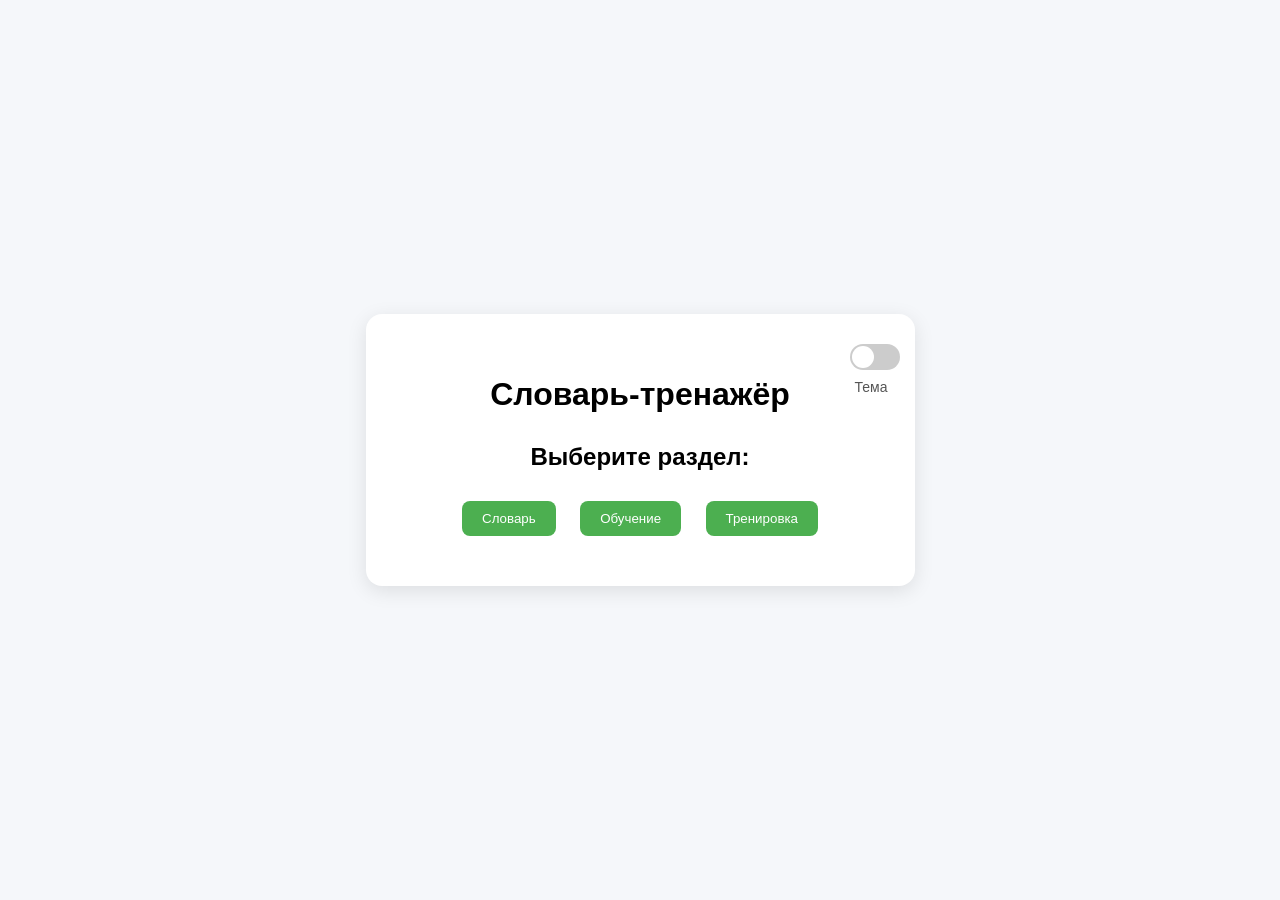
<file: index.html>
<!DOCTYPE html>
<html lang="ru">
<head>
  <meta charset="UTF-8">
  <meta name="viewport" content="width=device-width, initial-scale=1.0">
  <title>Словарь-тренажёр</title>
  <link rel="stylesheet" href="style.css">
</head>
<body>

<div class="container">
<div class="theme-control">
  <span class="theme-label">Тема</span>
  <label class="theme-switch">
    <input type="checkbox" id="themeToggle">
    <span class="slider"></span>
  </label>
</div>
<h1>Словарь-тренажёр</h1>

<h2>Выберите раздел:</h2>

<a href="dictionary.html">
  <button>Словарь</button>
</a>

<a href="learning.html">
  <button>Обучение</button>
</a>

<a href="training.html">
  <button>Тренировка</button>
</a>



</div>
<script>
document.addEventListener("DOMContentLoaded", function () {
  const toggle = document.getElementById("themeToggle");

  if (localStorage.getItem("theme") === "dark") {
    document.body.classList.add("dark");
    toggle.checked = true;
  }

  toggle.addEventListener("change", function () {
    document.body.classList.toggle("dark");

    if (toggle.checked) {
      localStorage.setItem("theme", "dark");
    } else {
      localStorage.setItem("theme", "light");
    }
  });
});
</script>
</body>
</html>
</file>
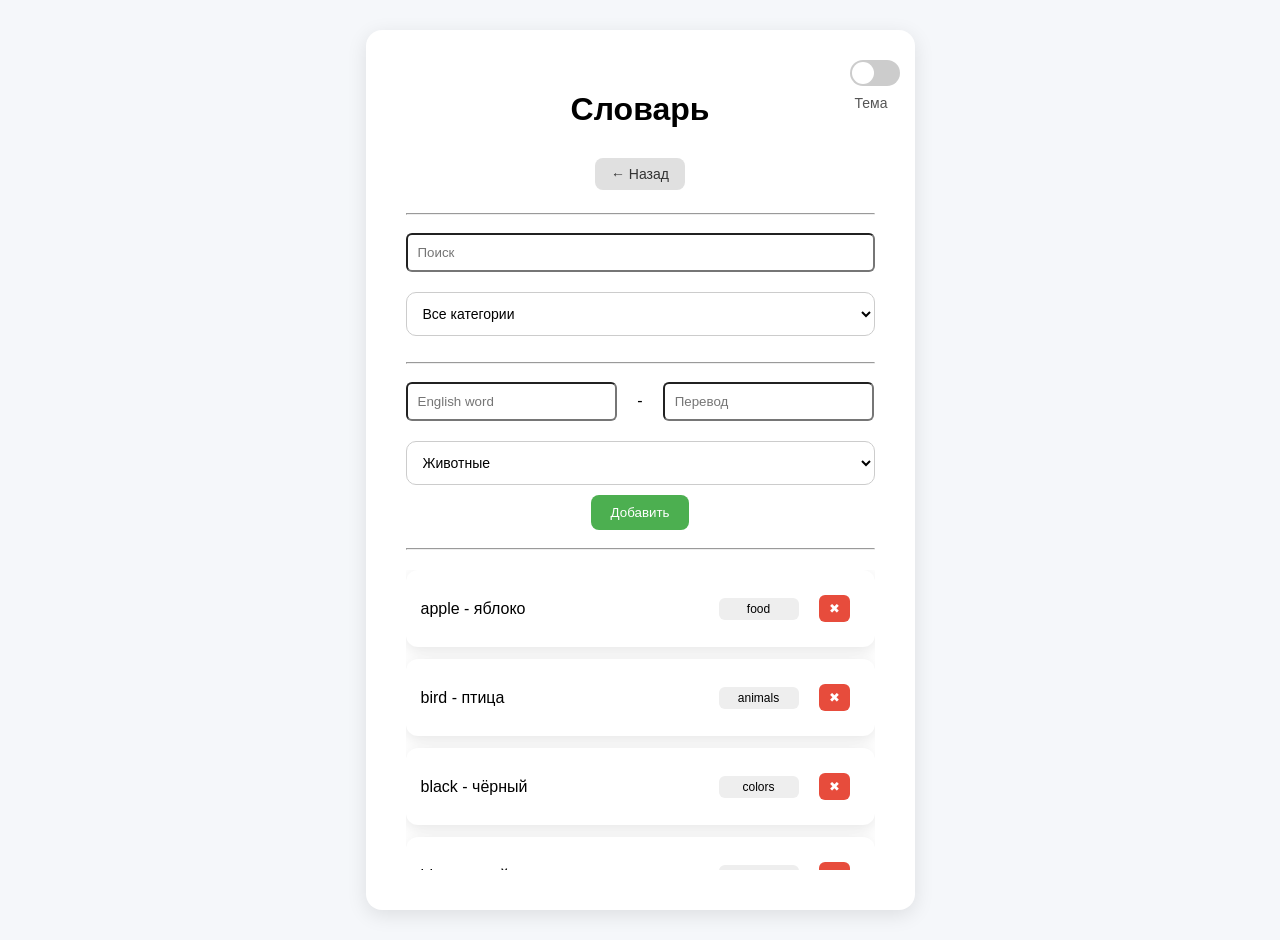
<file: dictionary.html>
<!DOCTYPE html>
<html lang="ru">
<head>
  <meta charset="UTF-8">
  <meta name="viewport" content="width=device-width, initial-scale=1.0">
  <title>Словарь</title>
  <link rel="stylesheet" href="style.css">
</head>
<body>
<div class="container">
  <div class="theme-control">
  <span class="theme-label">Тема</span>
  <label class="theme-switch">
    <input type="checkbox" id="themeToggle">
    <span class="slider"></span>
  </label>
</div>
<h1>Словарь</h1>

<a href="index.html" class="back-link">← Назад</a>

<hr>

<input id="search" placeholder="Поиск">
<select id="filterCategory">
  <option value="all">Все категории</option>
  <option value="animals">Животные</option>
  <option value="food">Еда</option>
  <option value="people">Люди</option>
  <option value="objects">Предметы</option>
  <option value="colors">Цвета</option>
</select>
<br><br>
<hr>


<div style="display: flex; justify-content: center;">
<input id="eng" placeholder="English word">
<P style="margin: 20px;">-</P>
<input id="ru" placeholder="Перевод">
</div>

<select id="category">
  <option value="animals">Животные</option>
  <option value="food">Еда</option>
  <option value="people">Люди</option>
  <option value="objects">Предметы</option>
  <option value="colors">Цвета</option>
</select>

<button onclick="add()">Добавить</button>
<hr>

<div id="wordList" class="word-list">

</div>

</div>
<script src="dictionary.js"></script>
</body>
</html>
</file>
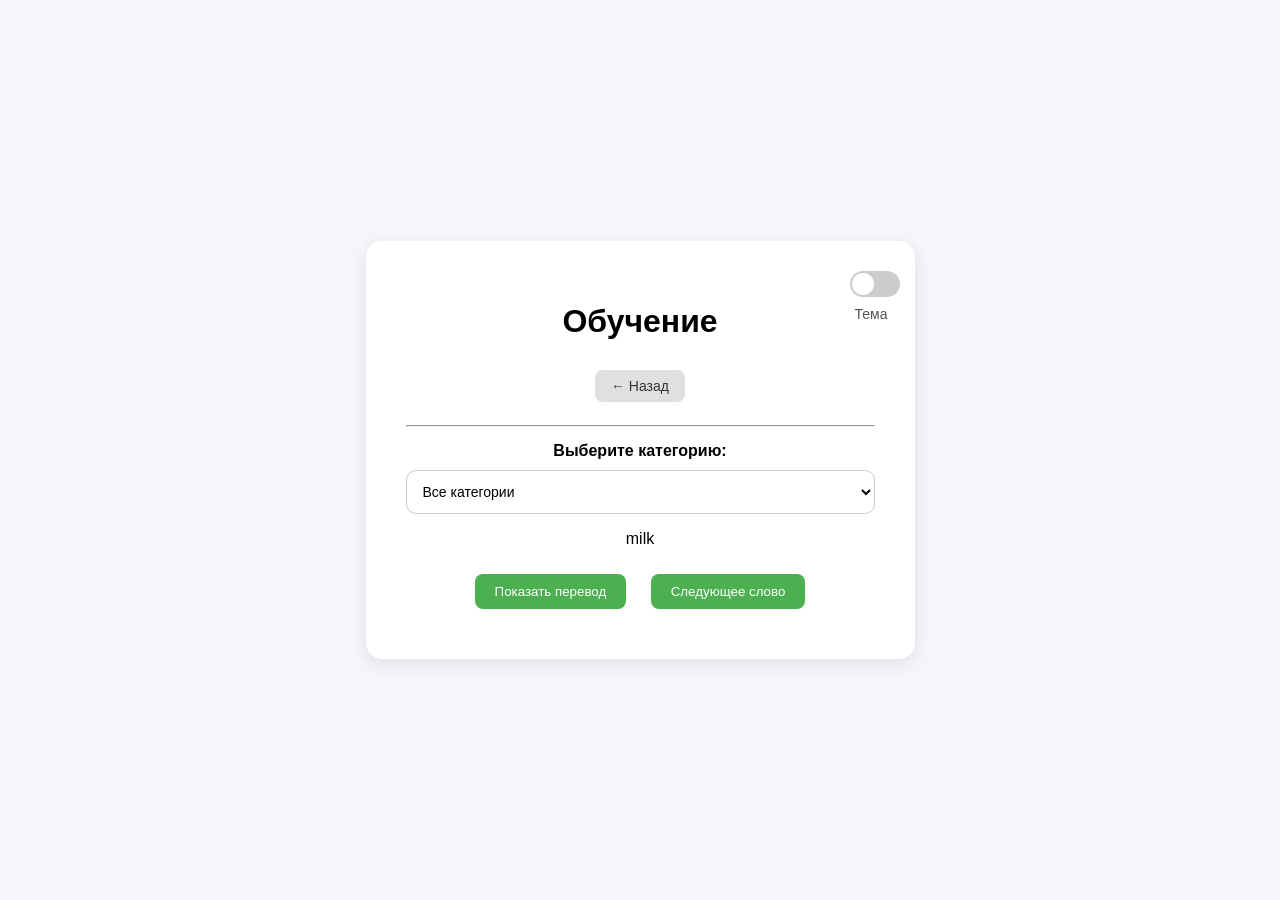
<file: learning.html>
<!DOCTYPE html>
<html lang="ru">
<head>
  <meta charset="UTF-8">
  <meta name="viewport" content="width=device-width, initial-scale=1.0">
  <title>Обучение</title>
  <link rel="stylesheet" href="style.css">
</head>
<body>

<div class="container">
<div class="theme-control">
  <span class="theme-label">Тема</span>
  <label class="theme-switch">
    <input type="checkbox" id="themeToggle">
    <span class="slider"></span>
  </label>
</div>
  <h1>Обучение</h1>

  <a href="index.html" class="back-link">← Назад</a>

  <hr>

  <label>Выберите категорию:</label>

  <select id="learnCategory">
    <option value="all">Все категории</option>
    <option value="animals">Животные</option>
    <option value="food">Еда</option>
    <option value="people">Люди</option>
    <option value="objects">Предметы</option>
    <option value="colors">Цвета</option>
  </select>

  <div class="learn-card">
    <p id="learnWord" class="word">Нажмите "Следующее слово"</p>
    <p id="learnTranslation" class="translation"></p>
  </div>

  <div class="buttons">
    <button onclick="showTranslation()">Показать перевод</button>
    <button onclick="nextLearnWord()">Следующее слово</button>
  </div>

</div>

<script src="learning.js"></script>

</body>
</html>
</file>
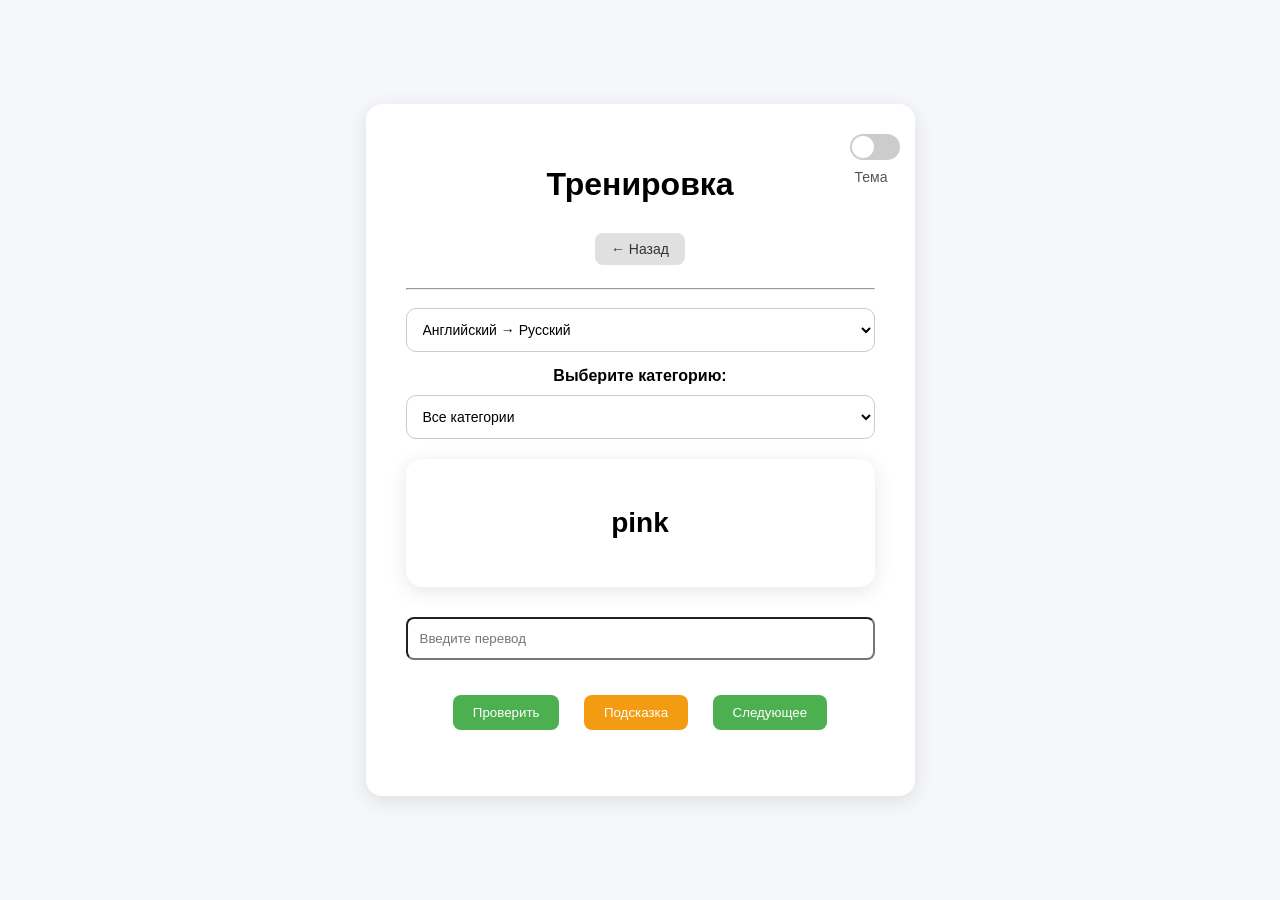
<file: training.html>
<!DOCTYPE html>
<html lang="ru">
<head>
  <meta charset="UTF-8">
  <meta name="viewport" content="width=device-width, initial-scale=1.0">
  <title>Тренировка</title>
  <link rel="stylesheet" href="style.css">
</head>
<body>

<div class="container">
<div class="theme-control">
  <span class="theme-label">Тема</span>
  <label class="theme-switch">
    <input type="checkbox" id="themeToggle">
    <span class="slider"></span>
  </label>
</div>
  <h1>Тренировка</h1>

  <a href="index.html" class="back-link">← Назад</a>

  <hr>

<select id="mode">
  <option value="eng-ru">Английский → Русский</option>
  <option value="ru-eng">Русский → Английский</option>
</select>

<label>Выберите категорию:</label>

<select id="trainCategory">
  <option value="all">Все категории</option>
  <option value="animals">Животные</option>
  <option value="food">Еда</option>
  <option value="people">Люди</option>
  <option value="objects">Предметы</option>
  <option value="colors">Цвета</option>
</select>

<div class="training-card">
  <p id="question" class="question"></p>
</div>

<input id="answer" class="answer-input" placeholder="Введите перевод">

<div class="buttons">
  <button class="check-btn" onclick="checkAnswer()">Проверить</button>
  <button class="hint-btn" onclick="showHint()">Подсказка</button>
  <button onclick="nextWord()">Следующее</button>
</div>

<p id="result" class="result"></p>
<script src="training.js"></script>
</body>
</html>
</file>
<file: style.css>
* {
  box-sizing: border-box;
}

body {
  font-family: Arial, sans-serif;
  background-color: #f5f7fa;
  margin: 0;
  padding: 30px;
  display: flex;
  justify-content: center;
  align-items: center;
  min-height: 100vh;
}

h1 {
  text-align: center;
  margin-bottom: 30px;
}

button {
  padding: 10px 20px;
  margin: 10px;
  border: none;
  border-radius: 8px;
  cursor: pointer;
  background-color: #4CAF50;
  color: white;
  transition: 0.2s;
}

button:hover {
  background-color: #45a049;
    transform: scale(1.05);
}

a {
  text-decoration: none;
}

input {
  padding: 10px;
  margin: 10px 0;
  width: 100%;
  border-radius: 6px;
}
select {
  width: 100%;
  padding: 12px;
  border-radius: 10px;
  border: 1px solid #ccc;
  background-color: white;
  font-size: 14px;
  cursor: pointer;
  margin-top: 10px;
}

    
select:hover {
  border-color: #888;
}

label {
  display: block;
  margin-top: 15px;
  font-weight: bold;
}

.container {
  background-color: white;
  padding: 40px;
  border-radius: 16px;
  text-align: center;
  width: 45%;
  box-shadow: 0 5px 20px rgba(0,0,0,0.1);
  position: relative;
}



.word-list {
  margin-top: 20px;
  max-height: 300px;
  overflow-y: auto;
  overflow-x: hidden;
}

.word-card {
  background-color: #ffffff;
  padding: 15px;
  margin-bottom: 12px;
  border-radius: 12px;
  display: flex;
  justify-content: space-between;
  align-items: center;

  box-shadow: 0 4px 15px rgba(0,0,0,0.1);
  transition: 0.2s;
}

.word-card:hover {
  transform: scale(1.02);
}

.delete-btn {
  background-color: #e74c3c;
  color: white;
  border: none;
  padding: 6px 10px;
  border-radius: 6px;
  cursor: pointer;
}

.delete-btn:hover {
  background-color: #c0392b;
}

.category {
  background-color: #eee;
  padding: 4px 8px;
  border-radius: 6px;
  font-size: 12px;
  margin-left: 10px;
}

.training-card {
  margin: 20px 0;
  padding: 20px;
  background-color: #ffffff;
  border-radius: 16px;
  box-shadow: 0 4px 20px rgba(0,0,0,0.1);
  animation: fadeIn 0.5s ease;
  transition: 0.3s;
}

.training-card:hover {
  transform: translateY(-3px);
}

.question {
  font-size: 28px;
  text-align: center;
  font-weight: bold;
}

.answer-input {
  width: 100%;
  padding: 12px;
  border-radius: 8px;
  margin-top: 10px;
}

.buttons {
  margin-top: 15px;
}

.check-btn {
  background-color: #4CAF50;
  color: white;
}

.hint-btn {
  background-color: #f39c12;
  color: white;
}

.hint-btn:hover {
    background-color: #da8f20;
}

.result {
  margin-top: 15px;
  font-weight: bold;
  text-align: center;
} 


@keyframes fadeIn {
  from {
    opacity: 0;
    transform: translateY(20px);
  }
  to {
    opacity: 1;
    transform: translateY(0);
  }
}

button:active {
  transform: scale(0.95);
}

input:focus {
  outline: none;
  box-shadow: 0 0 5px rgba(76, 175, 80, 0.5);
}

.back-link {
  display: inline-block;
  padding: 8px 16px;
  margin-bottom: 15px;

  background-color: #e0e0e0;
  color: #333;

  border-radius: 8px;
  text-decoration: none;
  font-size: 14px;

  transition: 0.2s;
}

.back-link:hover {
  background-color: #d5d5d5;
  transform: translateX(-3px);
}


.theme-control {
  position: absolute;
  top: 15px;
  right: 40px;

  display: flex;
  flex-direction: column;
  align-items: center;
  gap: 8px;
}

.theme-label {
  font-size: 14px;
  color: #555;
  position: absolute;
  top: 50px;
  left: 30px;
}

body.dark {
  background-color: #1e1e1e;
  color: #ffffff;
}

body.dark .container {
  background-color: #2c2c2c;
}

body.dark input,
body.dark select {
  background-color: #3a3a3a;
  color: white;
  border: 1px solid #555;
}

body.dark .word-card,
body.dark .training-card {
  background-color: #333;
}

body.dark .category {
  background-color: #555;
  color: #ddd;
}

body.dark .back-link {
  background-color: #444;
  color: #fff;
}

body.dark .back-link:hover {
  background-color: #555;
}

body.dark .theme-label {
  color: #ccc;
}


.theme-switch {
  position: relative;
  display: inline-block;
  width: 50px;
  height: 26px;
  margin-bottom: 15px;
}

.theme-switch input {
  display: none;
}

.slider {
  position: absolute;
  cursor: pointer;
  background-color: #ccc;
  border-radius: 20px;
  width: 100%;
  height: 100%;
  transition: 0.3s;
}

.slider::before {
  content: "";
  position: absolute;
  width: 22px;
  height: 22px;
  left: 2px;
  top: 2px;
  background-color: white;
  border-radius: 50%;
  transition: 0.3s;
}

input:checked + .slider {
  background-color: #4CAF50;
}

input:checked + .slider::before {
  transform: translateX(24px);
}


.word-card {
  display: flex;
  align-items: center;
  gap: 10px;
}

.word-text {
  text-align: left;
  flex: 1;
}

.category {
  min-width: 80px;
  text-align: center;
}

.delete-btn {
  flex-shrink: 0;
}

@media (max-width: 800px) {
  body {
    padding: 10px;
    align-items: flex-start;
    min-height: 100vh;
  }

  .container {
    width: 100%;
    padding: 20px;
  }

  h1 {
    font-size: 22px;
  }

  input {
    width: 100%;
  }

  .buttons {
    display: flex;
    flex-direction: column;
  }

  button {
    width: 100%;
    margin: 5px 0;
  }

  .question {
    font-size: 22px;
  }

  .delete-btn {
    align-self: flex-end;
    width: auto; 
    padding: 6px 10px;
    }
  }
</file>
